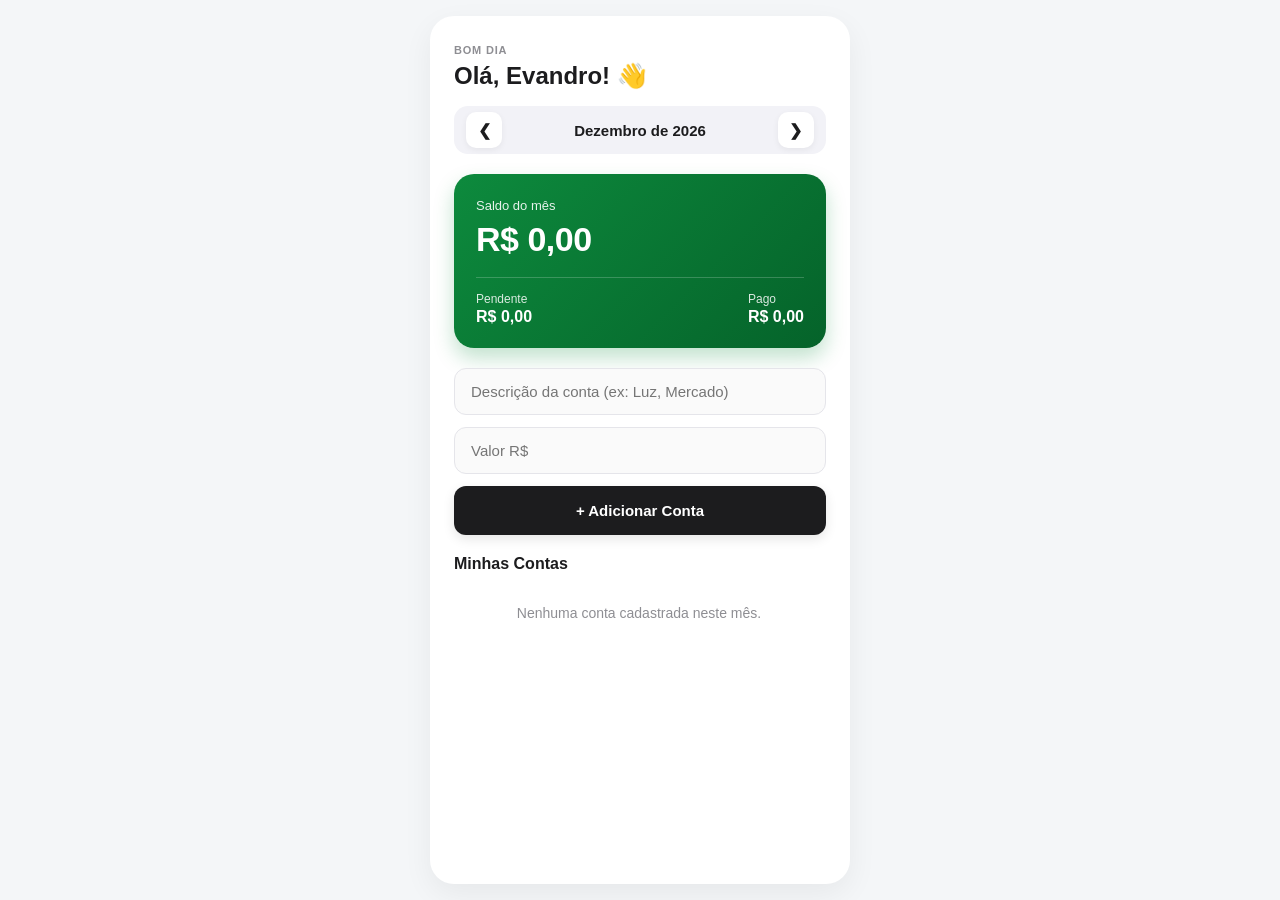
<file: index.html>
<!DOCTYPE html>
<html lang="pt-BR">
<head>
    <meta charset="UTF-8">
    <meta name="viewport" content="width=device-width, initial-scale=1.0, maximum-scale=1.0, user-scalable=no">
    <title>Evandro App - Controle Financeiro</title>
    <style>
        * { box-sizing: border-box; font-family: -apple-system, BlinkMacSystemFont, "Segoe UI", Roboto, Helvetica, Arial, sans-serif; -webkit-tap-highlight-color: transparent; }
        body { background-color: #f4f6f8; margin: 0; padding: 16px; display: flex; justify-content: center; min-height: 100vh; }
        .container { background: #ffffff; padding: 24px; border-radius: 24px; box-shadow: 0 10px 30px rgba(0,0,0,0.06); width: 100%; max-width: 420px; display: flex; flex-direction: column; gap: 20px; }
        
        /* Topo */
        .header-app .user-info span { font-size: 11px; font-weight: 700; color: #8e8e93; letter-spacing: 0.8px; text-transform: uppercase; }
        .header-app .user-info h1 { margin: 4px 0 16px 0; font-size: 24px; color: #1c1c1e; font-weight: 800; }
        .header-mes { display: flex; align-items: center; justify-content: space-between; background: #f2f2f7; padding: 6px 12px; border-radius: 14px; }
        .btn-nav { background: #ffffff; border: none; font-size: 16px; font-weight: bold; border-radius: 10px; width: 36px; height: 36px; cursor: pointer; box-shadow: 0 2px 6px rgba(0,0,0,0.06); color: #1c1c1e; display: flex; align-items: center; justify-content: center; }
        .btn-nav:active { transform: scale(0.95); }
        #labelMesAno { font-weight: 700; color: #1c1c1e; font-size: 15px; }
        
        /* Card Principal */
        .card-saldo-verde { background: linear-gradient(135deg, #0d8a3d, #05632a); color: white; padding: 22px; border-radius: 20px; box-shadow: 0 10px 20px rgba(13, 138, 61, 0.25); }
        .card-saldo-verde span { font-size: 13px; opacity: 0.9; font-weight: 500; }
        .card-saldo-verde h2 { font-size: 34px; margin: 6px 0 18px 0; font-weight: 800; letter-spacing: -0.5px; }
        .sub-totais { display: flex; justify-content: space-between; border-top: 1px solid rgba(255,255,255,0.2); padding-top: 14px; }
        .sub-totais small { display: block; font-size: 12px; opacity: 0.85; margin-bottom: 2px; }
        .sub-totais strong { font-size: 16px; font-weight: 700; }
        
        /* Formulário */
        .form-conta { display: flex; flex-direction: column; gap: 12px; }
        .form-conta input { padding: 14px 16px; border: 1.5px solid #e5e5ea; border-radius: 12px; font-size: 15px; outline: none; transition: border-color 0.2s; background: #fafafa; }
        .form-conta input:focus { border-color: #0d8a3d; background: #fff; }
        .form-conta button { background: #1c1c1e; color: white; border: none; padding: 16px; border-radius: 12px; font-weight: 700; font-size: 15px; cursor: pointer; box-shadow: 0 4px 12px rgba(0,0,0,0.1); }
        .form-conta button:active { transform: scale(0.98); }
        
        /* Lista */
        .secao-lista { display: flex; flex-direction: column; gap: 12px; }
        .lista-header { display: flex; justify-content: space-between; align-items: center; }
        .lista-header h3 { font-size: 16px; margin: 0; color: #1c1c1e; font-weight: 700; }

        .lista-contas { display: flex; flex-direction: column; gap: 10px; max-height: 350px; overflow-y: auto; padding-right: 2px; }
        .item-conta { display: flex; justify-content: space-between; align-items: center; padding: 14px 16px; background: #ffffff; border-radius: 14px; border: 1px solid #efeef4; box-shadow: 0 2px 8px rgba(0,0,0,0.02); }
        .item-conta.paga { background: #f8fcf9; border-color: #d1ebd9; }
        .item-conta.paga .info-item strong { text-decoration: line-through; color: #8e8e93; }
        .info-item { display: flex; flex-direction: column; gap: 2px; }
        .info-item strong { font-size: 15px; color: #1c1c1e; font-weight: 600; }
        .info-item small { font-size: 13px; color: #0d8a3d; font-weight: 700; }
        
        .acoes-item { display: flex; gap: 8px; align-items: center; }
        .btn-pago { background: #eef9f2; color: #0d8a3d; border: 1px solid #d1ebd9; padding: 8px 12px; border-radius: 8px; font-size: 12px; font-weight: 700; cursor: pointer; }
        .item-conta.paga .btn-pago { background: #0d8a3d; color: #ffffff; border: none; }
        .btn-del { background: #fff0f0; color: #ff3b30; border: 1px solid #ffd6d6; padding: 8px 10px; border-radius: 8px; font-size: 12px; font-weight: bold; cursor: pointer; }
        .vazio-msg { text-align: center; color: #8e8e93; font-size: 14px; padding: 20px 0; margin: 0; }
    </style>
</head>
<body>
    <div class="container">
        <!-- Topo -->
        <div class="header-app">
            <div class="user-info">
                <span>BOM DIA</span>
                <h1>Olá, Evandro! 👋</h1>
            </div>
            <div class="header-mes">
                <button class="btn-nav" onclick="alterarMes(-1)">❮</button>
                <span id="labelMesAno">...</span>
                <button class="btn-nav" onclick="alterarMes(1)">❯</button>
            </div>
        </div>

        <!-- Card Verde -->
        <div class="card-saldo-verde">
            <span>Saldo do mês</span>
            <h2 id="saldoTotal">R$ 0,00</h2>
            <div class="sub-totais">
                <div>
                    <small>Pendente</small>
                    <strong id="totalPendente">R$ 0,00</strong>
                </div>
                <div>
                    <small>Pago</small>
                    <strong id="totalPago">R$ 0,00</strong>
                </div>
            </div>
        </div>

        <!-- Inserção -->
        <form id="formConta" class="form-conta" onsubmit="adicionarConta(event)">
            <input type="text" id="descConta" placeholder="Descrição da conta (ex: Luz, Mercado)" required autocomplete="off">
            <input type="number" id="valorConta" placeholder="Valor R$" step="0.01" required>
            <button type="submit">+ Adicionar Conta</button>
        </form>

        <!-- Lista de Contas -->
        <div class="secao-lista">
            <div class="lista-header">
                <h3>Minhas Contas</h3>
            </div>
            <div id="listaContas" class="lista-contas"></div>
        </div>
    </div>

    <script>
        var dataAtual = new Date();
        var mesAtual = dataAtual.getMonth();
        var anoAtual = dataAtual.getFullYear();

        var meses = ["Janeiro", "Fevereiro", "Março", "Abril", "Maio", "Junho", "Julho", "Agosto", "Setembro", "Outubro", "Novembro", "Dezembro"];

        // Identificador exclusivo para cada mês/ano
        function getChaveStorage() { 
            return 'evandro_app_mes_' + anoAtual + '_' + mesAtual; 
        }

        function getContas() { 
            var d = localStorage.getItem(getChaveStorage()); 
            return d ? JSON.parse(d) : []; 
        }

        function salvarContas(c) { 
            localStorage.setItem(getChaveStorage(), JSON.stringify(c)); 
        }

        function renderizarApp() {
            document.getElementById('labelMesAno').innerText = meses[mesAtual] + " de " + anoAtual;
            
            var contas = getContas();
            var listaEl = document.getElementById('listaContas');
            listaEl.innerHTML = '';

            var totalPendente = 0;
            var totalPago = 0;

            if (contas.length === 0) {
                listaEl.innerHTML = '<p class="vazio-msg">Nenhuma conta cadastrada neste mês.</p>';
            } else {
                contas.forEach(function(c, index) {
                    var val = parseFloat(c.valor) || 0;
                    if (c.paga) { 
                        totalPago += val; 
                    } else { 
                        totalPendente += val; 
                    }

                    var itemDiv = document.createElement('div');
                    itemDiv.className = 'item-conta ' + (c.paga ? 'paga' : '');
                    itemDiv.innerHTML = `
                        <div class="info-item">
                            <strong>${c.descricao}</strong>
                            <small>R$ ${val.toFixed(2).replace('.', ',')}</small>
                        </div>
                        <div class="acoes-item">
                            <button class="btn-pago" onclick="alternarPago(${index})">${c.paga ? '✓ PAGO' : 'PAGAR'}</button>
                            <button class="btn-del" onclick="removerConta(${index})">✕</button>
                        </div>
                    `;
                    listaEl.appendChild(itemDiv);
                });
            }

            var totalGeral = totalPendente + totalPago;
            document.getElementById('saldoTotal').innerText = 'R$ ' + totalGeral.toFixed(2).replace('.', ',');
            document.getElementById('totalPendente').innerText = 'R$ ' + totalPendente.toFixed(2).replace('.', ',');
            document.getElementById('totalPago').innerText = 'R$ ' + totalPago.toFixed(2).replace('.', ',');
        }

        function adicionarConta(e) {
            e.preventDefault();
            var desc = document.getElementById('descConta');
            var val = document.getElementById('valorConta');
            var contas = getContas();

            contas.push({ descricao: desc.value, valor: parseFloat(val.value), paga: false });
            salvarContas(contas);

            desc.value = '';
            val.value = '';
            renderizarApp();
        }

        function alternarPago(i) {
            var c = getContas();
            c[i].paga = !c[i].paga;
            salvarContas(c);
            renderizarApp();
        }

        function removerConta(i) {
            var c = getContas();
            c.splice(i, 1);
            salvarContas(c);
            renderizarApp();
        }

        function alterarMes(dir) {
            mesAtual += dir;
            if (mesAtual < 0) { mesAtual = 11; anoAtual--; }
            else if (mesAtual > 11) { mesAtual = 0; anoAtual++; }
            renderizarApp();
        }

        document.addEventListener('DOMContentLoaded', renderizarApp);
    </script>
</body>
</html>
</file>
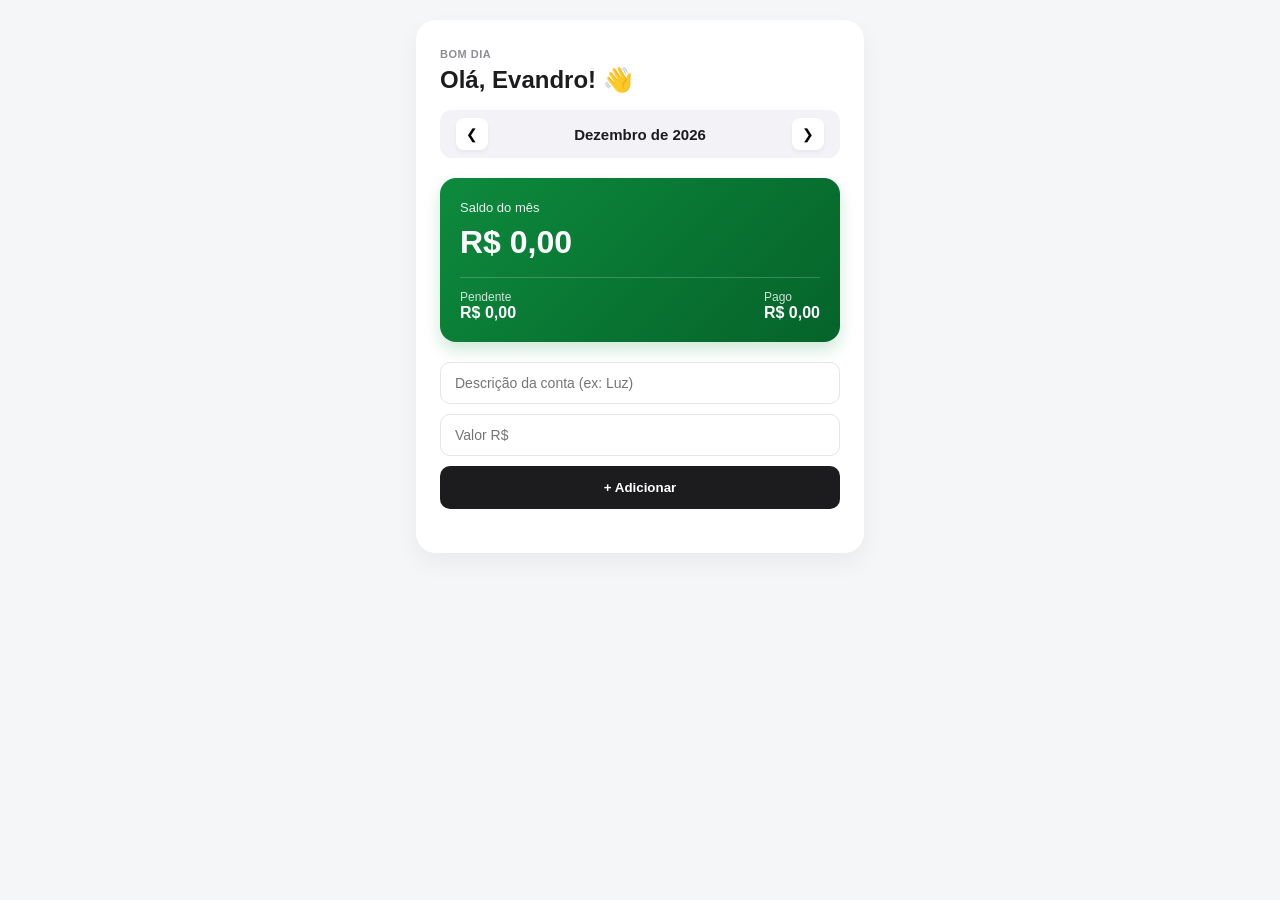
<file: EVANDRO_APP_v0.2.0/index.html>
<!DOCTYPE html>
<html lang="pt-BR">
<head>
    <meta charset="UTF-8">
    <meta name="viewport" content="width=device-width, initial-scale=1.0">
    <title>Evandro App - Controle Financeiro</title>
    <style>
        body { font-family: -apple-system, BlinkMacSystemFont, "Segoe UI", Roboto, Helvetica, Arial, sans-serif; background-color: #f4f6f8; margin: 0; padding: 20px; display: flex; justify-content: center; }
        .container { background: #ffffff; padding: 24px; border-radius: 20px; box-shadow: 0 10px 25px rgba(0,0,0,0.05); width: 100%; max-width: 400px; }
        .header-app .user-info span { font-size: 11px; font-weight: bold; color: #8e8e93; letter-spacing: 0.5px; }
        .header-app .user-info h1 { margin: 4px 0 16px 0; font-size: 24px; color: #1c1c1e; }
        .header-mes { display: flex; align-items: center; justify-content: space-between; background: #f2f2f7; padding: 8px 16px; border-radius: 12px; margin-bottom: 20px; }
        .btn-nav { background: #ffffff; border: none; font-size: 14px; border-radius: 8px; width: 32px; height: 32px; cursor: pointer; box-shadow: 0 2px 4px rgba(0,0,0,0.05); }
        #labelMesAno { font-weight: 600; color: #1c1c1e; font-size: 15px; }
        .card-saldo-verde { background: linear-gradient(135deg, #0d8a3d, #05632a); color: white; padding: 20px; border-radius: 16px; margin-bottom: 20px; box-shadow: 0 8px 16px rgba(13, 138, 61, 0.2); }
        .card-saldo-verde span { font-size: 13px; opacity: 0.9; }
        .card-saldo-verde h2 { font-size: 32px; margin: 8px 0 16px 0; font-weight: bold; }
        .sub-totais { display: flex; justify-content: space-between; border-top: 1px solid rgba(255,255,255,0.2); padding-top: 12px; }
        .sub-totais small { display: block; font-size: 12px; opacity: 0.8; }
        .sub-totais strong { font-size: 16px; }
        .form-conta { display: flex; flex-direction: column; gap: 10px; margin-bottom: 20px; }
        .form-conta input { padding: 12px 14px; border: 1px solid #e5e5ea; border-radius: 10px; font-size: 14px; outline: none; }
        .form-conta button { background: #1c1c1e; color: white; border: none; padding: 14px; border-radius: 10px; font-weight: bold; cursor: pointer; }
        .lista-contas { font-size: 14px; color: #8e8e93; text-align: center; }
        .item-conta { display: flex; justify-content: space-between; align-items: center; padding: 12px 0; border-bottom: 1px solid #f2f2f7; text-align: left; color: #1c1c1e; }
        .item-conta.paga { opacity: 0.5; text-decoration: line-through; }
    </style>
</head>
<body>
    <div class="container">
        <!-- Topo / Header -->
        <div class="header-app">
            <div class="user-info">
                <span>BOM DIA</span>
                <h1>Olá, Evandro! 👋</h1>
            </div>
            
            <!-- Navegação de Mês -->
            <div class="header-mes">
                <button class="btn-nav" onclick="alterarMes(-1)">❮</button>
                <span id="labelMesAno">Carregando...</span>
                <button class="btn-nav" onclick="alterarMes(1)">❯</button>
            </div>
        </div>

        <!-- Card de Saldo Geral -->
        <div class="card-saldo-verde">
            <span>Saldo do mês</span>
            <h2 id="saldoTotal">R$ 0,00</h2>
            <div class="sub-totais">
                <div>
                    <small>Pendente</small>
                    <strong id="totalPendente">R$ 0,00</strong>
                </div>
                <div>
                    <small>Pago</small>
                    <strong id="totalPago">R$ 0,00</strong>
                </div>
            </div>
        </div>

        <!-- Form para Adicionar Conta -->
        <form id="formConta" class="form-conta">
            <input type="text" id="descConta" placeholder="Descrição da conta (ex: Luz)" required>
            <input type="number" id="valorConta" placeholder="Valor R$" step="0.01" required>
            <button type="submit">+ Adicionar</button>
        </form>

        <!-- Lista de Contas -->
        <div id="listaContas" class="lista-contas"></div>
    </div>

    <script>
        var dataAtual = new Date();
        var mesAtual = dataAtual.getMonth();
        var anoAtual = dataAtual.getFullYear();

        var meses = [
            "Janeiro", "Fevereiro", "Março", "Abril", "Maio", "Junho",
            "Julho", "Agosto", "Setembro", "Outubro", "Novembro", "Dezembro"
        ];

        function renderizarApp() {
            var label = document.getElementById('labelMesAno');
            if (label) {
                label.innerText = meses[mesAtual] + " de " + anoAtual;
            }
        }

        function alterarMes(direcao) {
            mesAtual += direcao;
            if (mesAtual < 0) {
                mesAtual = 11;
                anoAtual--;
            } else if (mesAtual > 11) {
                mesAtual = 0;
                anoAtual++;
            }
            renderizarApp();
        }

        document.addEventListener('DOMContentLoaded', function() {
            renderizarApp();
        });
    </script>
</body>
</html>
</file>
